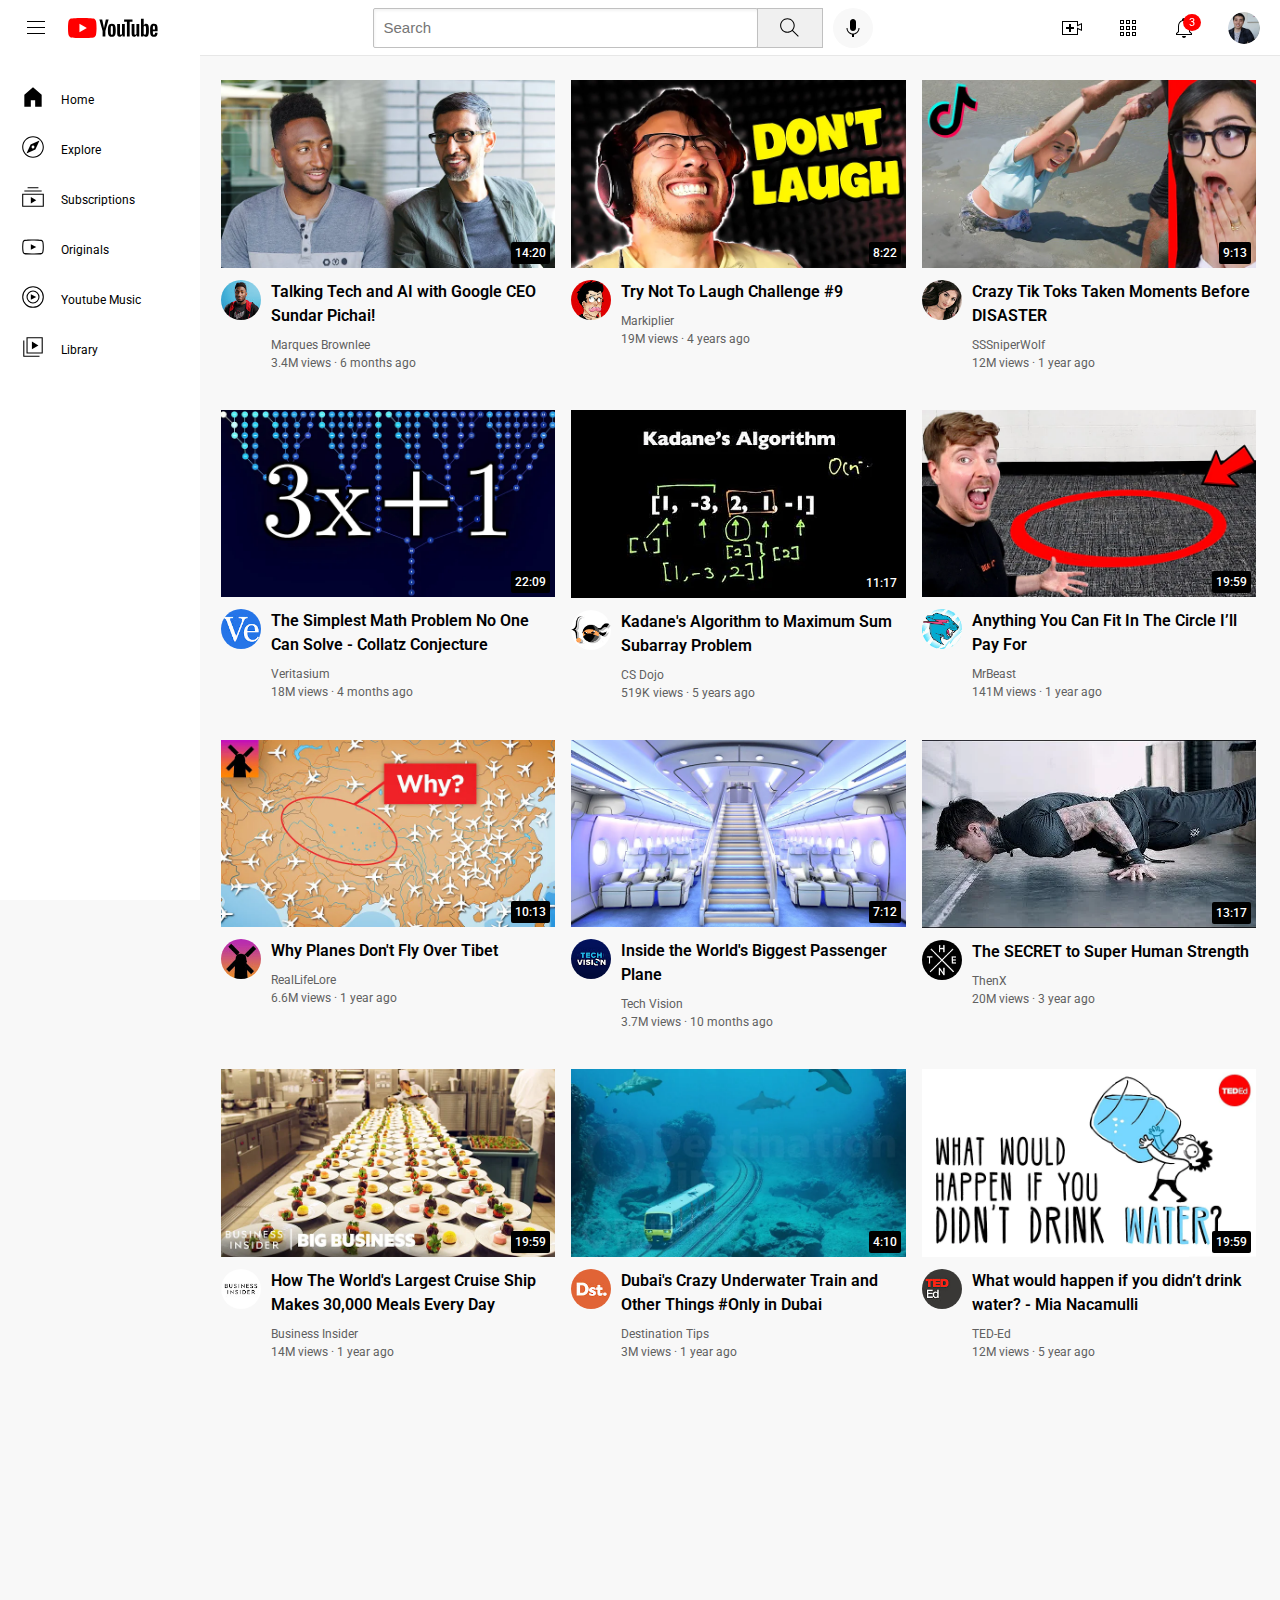
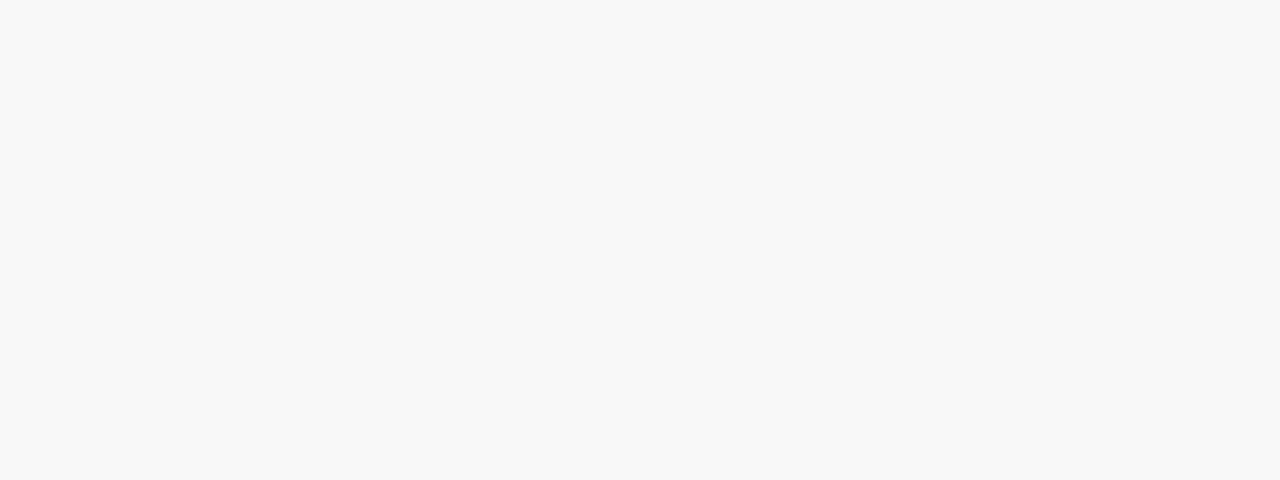
<file: index.html>
<!DOCTYPE html>
<html lang="en">

<head>
    <meta charset="UTF-8">
    <meta name="viewport" content="width=device-width, initial-scale=1.0">
    <link rel="preconnect" href="https://fonts.googleapis.com">
    <link rel="preconnect" href="https://fonts.gstatic.com" crossorigin>
    <link href="https://fonts.googleapis.com/css2?family=Roboto:wght@400;700&display=swap" rel="stylesheet">
    <title>Youtube.com Clone</title>
    <link rel="stylesheet" href="styles/general.css">
    <link rel="stylesheet" href="styles/header.css">
    <link rel="stylesheet" href="styles/video.css">
    <link rel="stylesheet" href="styles/sidebar.css">

</head>

<body>
    <header class="header">
        <div class="left-section">
            <img class="hamburger-menu" src="icons/hamburger-menu.svg" alt="">
            <img class="youtube-logo" src="icons/youtube-logo.svg" alt="">
        </div>
        <div class="middle-section"><input class="search-bar" type="text" placeholder="Search">
            <button class="search-button"><img class="search-icon" src="icons/search.svg" alt="">
                <div class="tooltip">Search</div>
            </button>
            <button class="voice-search-button"><img class="voice-search-icon" src="icons/voice-search-icon.svg" alt="">
                <div class="tooltip">Search with your voice</div>
            </button>
        </div>
        <div class="right-section">
            <div class="upload-icon-container">
                <img class="upload-icon" src="icons/upload.svg">
                <div class="tooltip">Create</div>
            </div>
            <div class="youtube-apps-container">
                <img class="youtube-apps-icon" src="icons/youtube-apps.svg" alt="">
                <div class="tooltip">YouTube Apps</div>
            </div>
            <div class="notifications-icon-container">
                <img class="notifications-icon" src="icons/notifications.svg" alt="">
                <div class="notifications-count">3</div>
                <div class="tooltip">Notifications</div>
            </div>
            <img class="current-user-picture" src="channel-pictures/my-channel.jpeg" alt="">
        </div>

    </header>

    <nav class="sidebar">
        <div class="sidebar-link">
            <div class="img-container">
                <img src="icons/home.svg" alt="">
            </div>
            <div>Home</div>
        </div>
        <div class="sidebar-link">
            <div class="img-container">
                <img src="icons/explore.svg" alt="">
            </div>
            <div>Explore</div>
        </div>
        <div class="sidebar-link">
            <div class="img-container">
                <img src="icons/subscriptions.svg" alt="">
            </div>
            <div>Subscriptions</div>
        </div>
        <div class="sidebar-link">
            <div class="img-container">
                <img src="icons/originals.svg" alt="">
            </div>
            <div>Originals</div>
        </div>
        <div class="sidebar-link">
            <div class="img-container">
                <img src="icons/youtube-music.svg" alt="">
            </div>
            <div>Youtube Music</div>
        </div>
        <div class="sidebar-link">
            <div class="img-container">
                <img src="icons/library.svg" alt="">
            </div>
            <div>Library</div>
        </div>
    </nav>

    <main>
        <section class="video-grid">
            <div class="video-preview">
                <div class="thumbnail-row">
                    <a href="https://www.youtube.com/watch?v=n2RNcPRtAiY&ab_channel=MarquesBrownlee"><img
                            class="thumbnail" src="thumbnails/thumbnail-1.webp" alt=""></a>
                    <div class="video-time">14:20</div>
                </div>
                <div class="video-info-grid">


                    <div class="channel-picture">
                        <div class="container-for-img">
                            <a href="https://www.youtube.com/@mkbhd"><img class="profile-picture"
                                    src="channel-pictures/channel-1.jpeg" alt=""></a>
                            <div class="parent-hover-card">
                                <div class="hover-card">
                                    <div class="pic"><img src="channel-pictures/channel-1.jpeg" alt=""></div>
                                    <div class="text-part">
                                        <div class="channel-name">Marquees Brownlee</div>
                                        <div class="subs-count">50M Subscriber</div>
                                    </div>
                                </div>
                            </div>
                        </div>
                    </div>

                    <div class="video-info">
                        <a href="https://www.youtube.com/watch?v=n2RNcPRtAiY&ab_channel=MarquesBrownlee">
                            <p class="video-title">
                                Talking Tech and AI with Google CEO Sundar Pichai!
                            </p>
                        </a>
                        <p class="video-author">
                            Marques Brownlee
                        </p>
                        <p class="video-stats">
                            3.4M views · 6 months ago
                        </p>
                    </div>
                </div>


            </div>

            <div class="video-preview">
                <div class="thumbnail-row">
                    <a href="https://www.youtube.com/watch?v=mP0RAo9SKZk&ab_channel=Markiplier">
                        <img class="thumbnail" src="thumbnails/thumbnail-2.webp" alt="">
                    </a>
                    <div class="video-time">8:22</div>
                </div>
                <div class="video-info-grid">
                    <div class="channel-picture">
                        <div class="container-for-img">
                            <a href="https://www.youtube.com/@Markiplier"><img class="profile-picture"
                                    src="channel-pictures/channel-2.jpeg" alt=""></a>
                            <div class="parent-hover-card">
                                <div class="hover-card">
                                    <div class="pic"><img src="channel-pictures/channel-2.jpeg" alt=""></div>
                                    <div class="text-part">
                                        <div class="channel-name">Markiplier</div>
                                        <div class="subs-count">39M Subscriber</div>
                                    </div>
                                </div>
                            </div>
                        </div>
                    </div>
                    <div class="video-info">
                        <a href="https://www.youtube.com/watch?v=mP0RAo9SKZk&ab_channel=Markiplier">
                            <p class="video-title">
                                Try Not To Laugh Challenge #9
                            </p>
                        </a>
                        <p class="video-author">
                            Markiplier
                        </p>
                        <p class="video-stats">
                            19M views · 4 years ago
                        </p>
                    </div>
                </div>


            </div>

            <div class="video-preview">
                <div class="thumbnail-row">
                    <a href="https://www.youtube.com/watch?v=FgjPQQeTh1w">
                        <img class="thumbnail" src="thumbnails/thumbnail-3.webp" alt="">
                    </a>
                    <div class="video-time">9:13</div>
                </div>
                <div class="video-info-grid">
                    <div class="channel-picture">
                        <div class="container-for-img">
                            <a href="https://www.youtube.com/@SSSniperWolf"><img class="profile-picture"
                                    src="channel-pictures/channel-3.jpeg" alt=""></a>
                            <div class="parent-hover-card">
                                <div class="hover-card">
                                    <div class="pic"><img src="channel-pictures/channel-3.jpeg" alt=""></div>
                                    <div class="text-part">
                                        <div class="channel-name">SSSniperWolf</div>
                                        <div class="subs-count">46M Subscriber</div>
                                    </div>
                                </div>
                            </div>
                        </div>
                    </div>
                    <div class="video-info">
                        <a href="https://www.youtube.com/watch?v=FgjPQQeTh1w">
                            <p class="video-title">
                                Crazy Tik Toks Taken Moments Before DISASTER
                            </p>
                        </a>
                        <p class="video-author">
                            SSSniperWolf
                        </p>
                        <p class="video-stats">
                            12M views · 1 year ago
                        </p>
                    </div>
                </div>


            </div>

            <div class="video-preview">
                <div class="thumbnail-row">
                    <a href="https://www.youtube.com/watch?v=094y1Z2wpJg">
                        <img class="thumbnail" src="thumbnails/thumbnail-4.webp" alt="">
                    </a>
                    <div class="video-time">22:09</div>
                </div>
                <div class="video-info-grid">
                    <div class="channel-picture">
                        <div class="container-for-img">
                            <a href="https://www.youtube.com/@Veritasium"><img class="profile-picture"
                                    src="channel-pictures/channel-4.jpeg" alt=""></a>
                            <div class="parent-hover-card">
                                <div class="hover-card">
                                    <div class="pic"><img src="channel-pictures/channel-4.jpeg" alt=""></div>
                                    <div class="text-part">
                                        <div class="channel-name">Veritasium</div>
                                        <div class="subs-count">25M Subscriber</div>
                                    </div>
                                </div>
                            </div>
                        </div>
                    </div>
                    <div class="video-info">
                        <a href="https://www.youtube.com/watch?v=094y1Z2wpJg">
                            <p class="video-title">
                                The Simplest Math Problem No One Can Solve - Collatz Conjecture
                            </p>
                        </a>
                        <p class="video-author">
                            Veritasium
                        </p>
                        <p class="video-stats">
                            18M views · 4 months ago
                        </p>
                    </div>
                </div>


            </div>

            <div class="video-preview">
                <div class="thumbnail-row">
                    <a href="https://www.youtube.com/watch?v=86CQq3pKSUw">
                        <img class="thumbnail" src="thumbnails/thumbnail-5.webp" alt="">
                    </a>
                    <div class="video-time">11:17</div>
                </div>
                <div class="video-info-grid">
                    <div class="channel-picture">
                        <div class="container-for-img">
                            <a href="https://www.youtube.com/@csdojo"><img class="profile-picture"
                                    src="channel-pictures/channel-5.jpeg" alt=""></a>
                            <div class="parent-hover-card">
                                <div class="hover-card">
                                    <div class="pic"><img src="channel-pictures/channel-5.jpeg" alt=""></div>
                                    <div class="text-part">
                                        <div class="channel-name">CS Dojo</div>
                                        <div class="subs-count">10M Subscriber</div>
                                    </div>
                                </div>
                            </div>
                        </div>
                    </div>
                    <div class="video-info">
                        <a href="https://www.youtube.com/watch?v=86CQq3pKSUw">
                            <p class="video-title">
                                Kadane's Algorithm to Maximum Sum Subarray Problem
                            </p>
                        </a>
                        <p class="video-author">
                            CS Dojo
                        </p>
                        <p class="video-stats">
                            519K views · 5 years ago
                        </p>
                    </div>
                </div>


            </div>

            <div class="video-preview">
                <div class="thumbnail-row">
                    <a href="https://www.youtube.com/watch?v=yXWw0_UfSFg">
                        <img class="thumbnail" src="thumbnails/thumbnail-6.webp" alt="">
                    </a>
                    <div class="video-time">19:59</div>
                </div>
                <div class="video-info-grid">
                    <div class="channel-picture">
                        <div class="container-for-img">
                            <a href="https://www.youtube.com/@MrBeast"><img class="profile-picture"
                                    src="channel-pictures/channel-6.jpeg" alt=""></a>
                            <div class="parent-hover-card">
                                <div class="hover-card">
                                    <div class="pic"><img src="channel-pictures/channel-6.jpeg" alt=""></div>
                                    <div class="text-part">
                                        <div class="channel-name">MrBeast</div>
                                        <div class="subs-count">150M Subscriber</div>
                                    </div>
                                </div>
                            </div>
                        </div>
                    </div>
                    <div class="video-info">
                        <a href="https://www.youtube.com/watch?v=yXWw0_UfSFg">
                            <p class="video-title">

                                Anything You Can Fit In The Circle I’ll Pay For
                            </p>
                        </a>
                        <p class="video-author">
                            MrBeast
                        </p>
                        <p class="video-stats">
                            141M views · 1 year ago
                        </p>
                    </div>
                </div>
            </div>


            <div class="video-preview">
                <div class="thumbnail-row">
                    <a href="https://www.youtube.com/watch?v=fNVa1qMbF9Y">
                        <img class="thumbnail" src="thumbnails/thumbnail-7.webp" alt="">
                    </a>
                    <div class="video-time">10:13</div>
                </div>
                <div class="video-info-grid">
                    <div class="channel-picture">
                        <div class="container-for-img">
                            <a href="https://www.youtube.com/@reallifelore"><img class="profile-picture"
                                    src="channel-pictures/channel-7.jpeg" alt=""></a>
                            <div class="parent-hover-card">
                                <div class="hover-card">
                                    <div class="pic"><img src="channel-pictures/channel-7.jpeg" alt=""></div>
                                    <div class="text-part">
                                        <div class="channel-name">RealLifeLore</div>
                                        <div class="subs-count">18M Subscriber</div>
                                    </div>
                                </div>
                            </div>
                        </div>
                    </div>
                    <div class="video-info">
                        <a href="https://www.youtube.com/watch?v=fNVa1qMbF9Y">
                            <p class="video-title">

                                Why Planes Don't Fly Over Tibet
                            </p>
                        </a>
                        <p class="video-author">
                            RealLifeLore
                        </p>
                        <p class="video-stats">
                            6.6M views · 1 year ago
                        </p>
                    </div>
                </div>
            </div>

            <div class="video-preview">
                <div class="thumbnail-row">
                    <a href="https://www.youtube.com/watch?v=lFm4EM1juls">
                        <img class="thumbnail" src="thumbnails/thumbnail-8.webp" alt="">
                    </a>
                    <div class="video-time">7:12</div>
                </div>
                <div class="video-info-grid">
                    <div class="channel-picture">
                        <div class="container-for-img">
                            <a href="https://www.youtube.com/@techvision"><img class="profile-picture"
                                    src="channel-pictures/channel-8.jpeg" alt=""></a>
                            <div class="parent-hover-card">
                                <div class="hover-card">
                                    <div class="pic"><img src="channel-pictures/channel-8.jpeg" alt=""></div>
                                    <div class="text-part">
                                        <div class="channel-name">Tech Vision</div>
                                        <div class="subs-count">24M Subscriber</div>
                                    </div>
                                </div>
                            </div>
                        </div>
                    </div>
                    <div class="video-info">
                        <a href="https://www.youtube.com/watch?v=lFm4EM1juls">
                            <p class="video-title">

                                Inside the World's Biggest Passenger Plane
                            </p>
                        </a>
                        <p class="video-author">
                            Tech Vision
                        </p>
                        <p class="video-stats">
                            3.7M views · 10 months ago
                        </p>
                    </div>
                </div>
            </div>

            <div class="video-preview">
                <div class="thumbnail-row">
                    <a href="https://www.youtube.com/watch?v=ixmxOlcrlUc">
                        <img class="thumbnail" src="thumbnails/thumbnail-9.webp" alt="">
                    </a>
                    <div class="video-time">13:17</div>
                </div>
                <div class="video-info-grid">
                    <div class="channel-picture">
                        <div class="container-for-img">
                            <a href="https://www.youtube.com/@ThenX"><img class="profile-picture"
                                    src="channel-pictures/channel-9.jpeg" alt=""></a>
                            <div class="parent-hover-card">
                                <div class="hover-card">
                                    <div class="pic"><img src="channel-pictures/channel-9.jpeg" alt=""></div>
                                    <div class="text-part">
                                        <div class="channel-name">ThenX</div>
                                        <div class="subs-count">30M Subscriber</div>
                                    </div>
                                </div>
                            </div>
                        </div>
                    </div>
                    <div class="video-info">
                        <a href="https://www.youtube.com/watch?v=ixmxOlcrlUc">
                            <p class="video-title">

                                The SECRET to Super Human Strength
                            </p>
                        </a>
                        <p class="video-author">
                            ThenX
                        </p>
                        <p class="video-stats">
                            20M views · 3 year ago
                        </p>
                    </div>
                </div>
            </div>

            <div class="video-preview">
                <div class="thumbnail-row">
                    <a href="https://www.youtube.com/watch?v=R2vXbFp5C9o">
                        <img class="thumbnail" src="thumbnails/thumbnail-10.webp" alt="">
                    </a>
                    <div class="video-time">19:59</div>
                </div>
                <div class="video-info-grid">
                    <div class="channel-picture">
                        <div class="container-for-img">
                            <a href="https://www.youtube.com/@BusinessInsider"><img class="profile-picture"
                                    src="channel-pictures/channel-10.jpeg" alt=""></a>
                            <div class="parent-hover-card">
                                <div class="hover-card">
                                    <div class="pic"><img src="channel-pictures/channel-10.jpeg" alt=""></div>
                                    <div class="text-part">
                                        <div class="channel-name">Business Insider</div>
                                        <div class="subs-count">30M Subscriber</div>
                                    </div>
                                </div>
                            </div>
                        </div>
                    </div>
                    <div class="video-info">
                        <a href="https://www.youtube.com/watch?v=R2vXbFp5C9o">
                            <p class="video-title">


                                How The World's Largest Cruise Ship Makes 30,000 Meals Every Day
                            </p>
                        </a>
                        <p class="video-author">
                            Business Insider
                        </p>
                        <p class="video-stats">
                            14M views · 1 year ago
                        </p>
                    </div>
                </div>
            </div>

            <div class="video-preview">
                <div class="thumbnail-row">
                    <a href="https://www.youtube.com/watch?v=0nZuYyXET3s">
                        <img class="thumbnail" src="thumbnails/thumbnail-11.webp" alt="">
                    </a>
                    <div class="video-time">4:10</div>
                </div>
                <div class="video-info-grid">
                    <div class="channel-picture">
                        <div class="container-for-img">
                            <a href="https://www.youtube.com/@DestinationTips"><img class="profile-picture"
                                    src="channel-pictures/channel-11.jpeg" alt=""></a>
                            <div class="parent-hover-card">
                                <div class="hover-card">
                                    <div class="pic"><img src="channel-pictures/channel-11.jpeg" alt=""></div>
                                    <div class="text-part">
                                        <div class="channel-name">Destination Tips</div>
                                        <div class="subs-count">60M Subscriber</div>
                                    </div>
                                </div>
                            </div>
                        </div>
                    </div>
                    <div class="video-info">
                        <a href="https://www.youtube.com/watch?v=0nZuYyXET3s">
                            <p class="video-title">

                                Dubai's Crazy Underwater Train and Other Things #Only in Dubai
                            </p>
                        </a>
                        <p class="video-author">
                            Destination Tips
                        </p>
                        <p class="video-stats">
                            3M views · 1 year ago
                        </p>
                    </div>
                </div>
            </div>

            <div class="video-preview">
                <div class="thumbnail-row">
                    <a href="https://www.youtube.com/watch?v=9iMGFqMmUFs">
                        <img class="thumbnail" src="thumbnails/thumbnail-12.webp" alt="">
                    </a>
                    <div class="video-time">19:59</div>
                </div>
                <div class="video-info-grid">
                    <div class="channel-picture">
                        <div class="container-for-img">
                            <a href="https://www.youtube.com/@MrBeast"><img class="profile-picture"
                                    src="channel-pictures/channel-12.jpeg" alt=""></a>
                            <div class="parent-hover-card">
                                <div class="hover-card">
                                    <div class="pic"><img src="channel-pictures/channel-12.jpeg" alt=""></div>
                                    <div class="text-part">
                                        <div class="channel-name">TED-Ed</div>
                                        <div class="subs-count">78M Subscriber</div>
                                    </div>
                                </div>
                            </div>
                        </div>
                    </div>
                    <div class="video-info">
                        <a href="https://www.youtube.com/watch?v=9iMGFqMmUFs">
                            <p class="video-title">


                                What would happen if you didn’t drink water? - Mia Nacamulli
                            </p>
                        </a>
                        <p class="video-author">
                            TED-Ed
                        </p>
                        <p class="video-stats">
                            12M views · 5 year ago
                        </p>
                    </div>
                </div>
            </div>


        </section>
    </main>

</body>

</html>
</file>
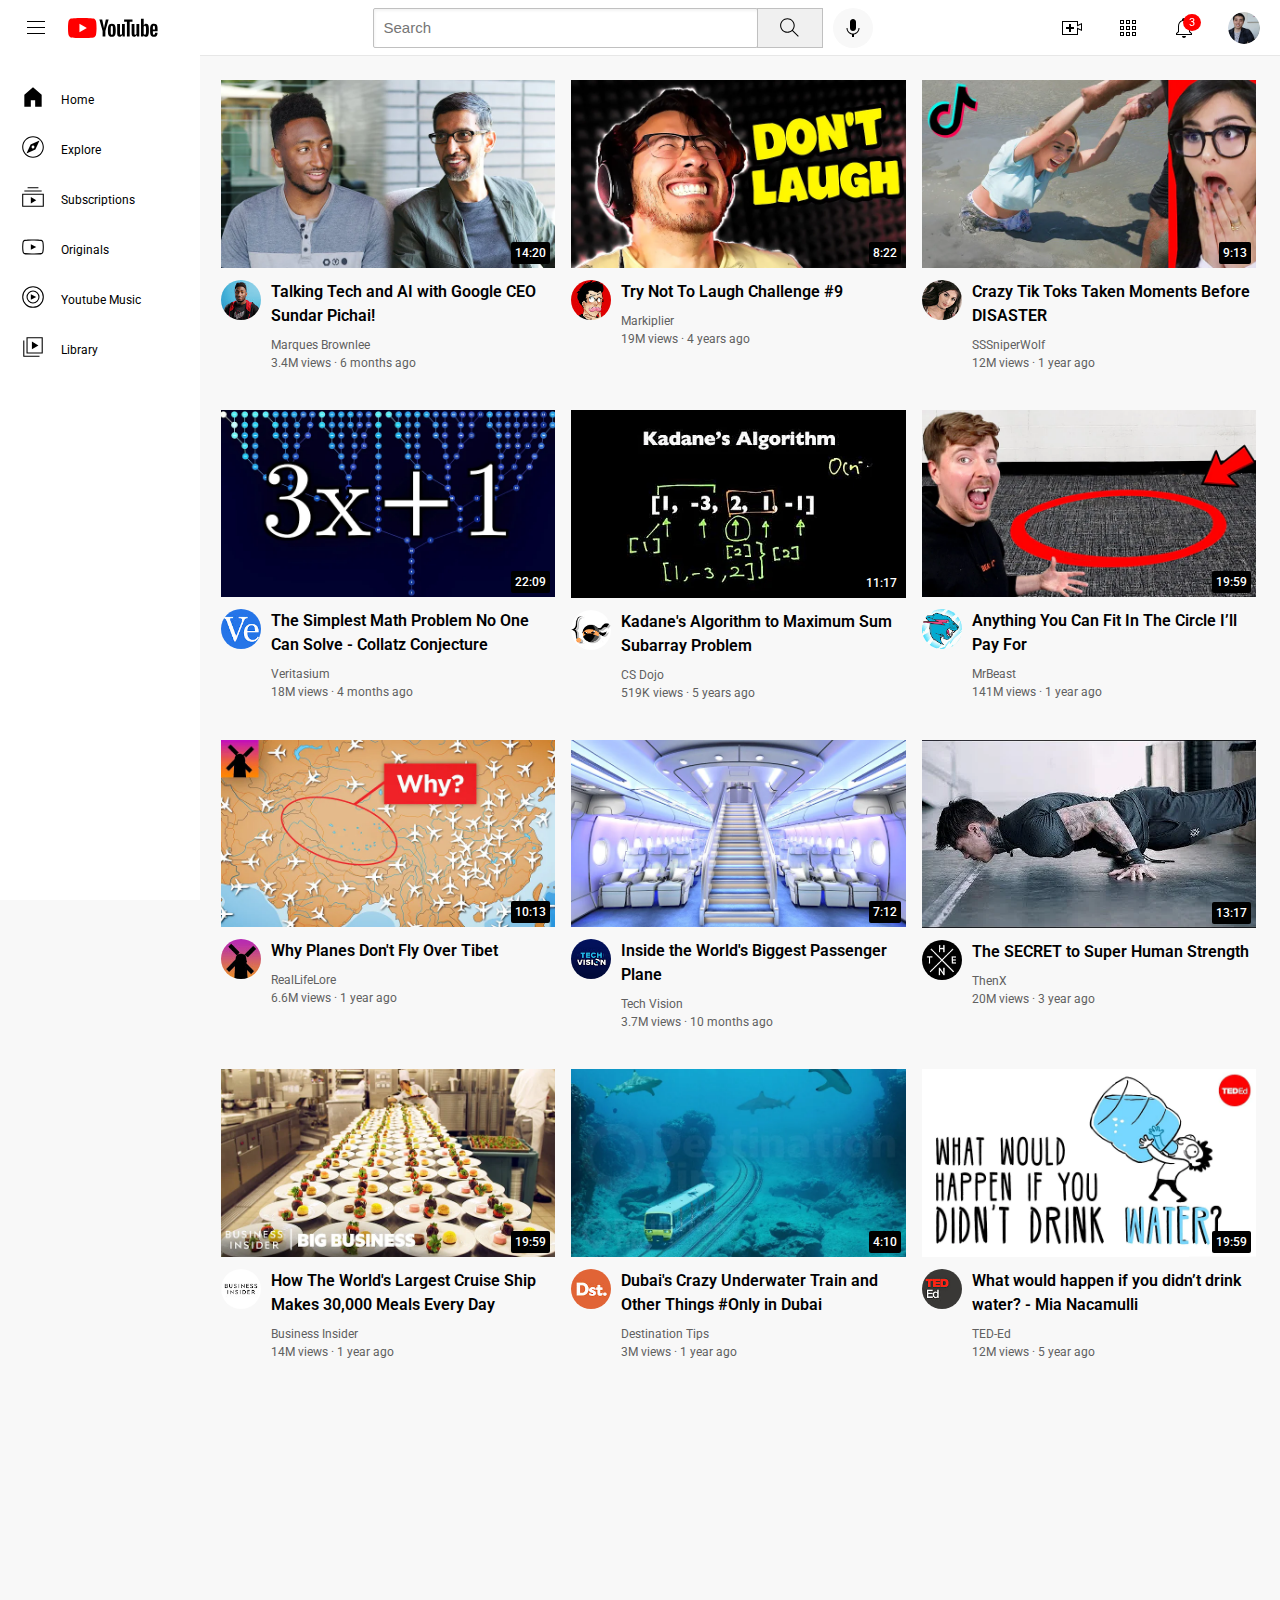
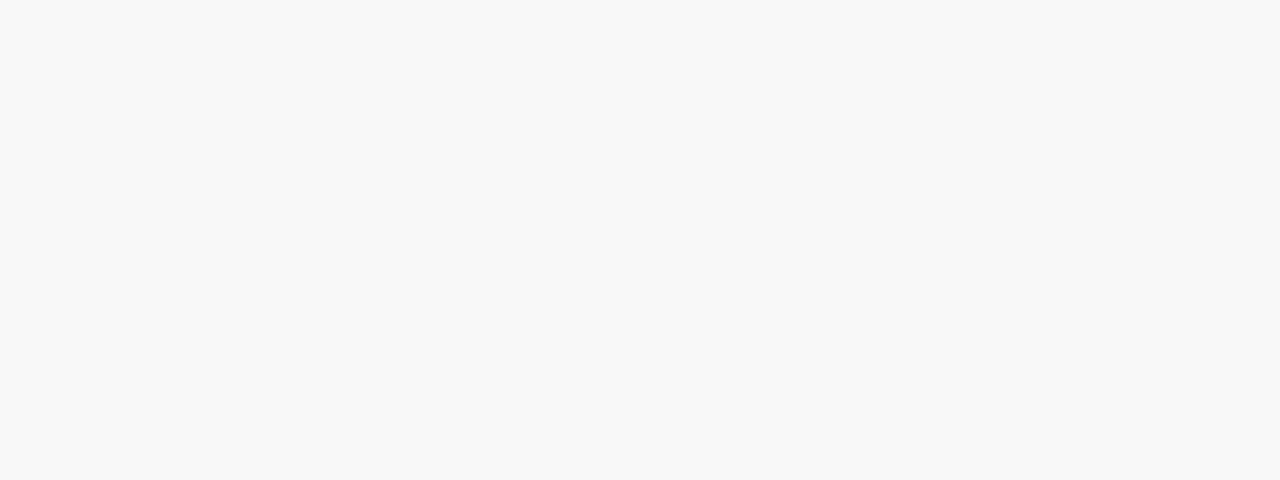
<file: youtube.html>
<!DOCTYPE html>
<html lang="en">

<head>
    <meta charset="UTF-8">
    <meta name="viewport" content="width=device-width, initial-scale=1.0">
    <link rel="preconnect" href="https://fonts.googleapis.com">
    <link rel="preconnect" href="https://fonts.gstatic.com" crossorigin>
    <link href="https://fonts.googleapis.com/css2?family=Roboto:wght@400;700&display=swap" rel="stylesheet">
    <title>Youtube.com Clone</title>
    <link rel="stylesheet" href="styles/general.css">
    <link rel="stylesheet" href="styles/header.css">
    <link rel="stylesheet" href="styles/video.css">
    <link rel="stylesheet" href="styles/sidebar.css">

</head>

<body>
    <header class="header">
        <div class="left-section">
            <img class="hamburger-menu" src="icons/hamburger-menu.svg" alt="">
            <img class="youtube-logo" src="icons/youtube-logo.svg" alt="">
        </div>
        <div class="middle-section"><input class="search-bar" type="text" placeholder="Search">
            <button class="search-button"><img class="search-icon" src="icons/search.svg" alt="">
                <div class="tooltip">Search</div>
            </button>
            <button class="voice-search-button"><img class="voice-search-icon" src="icons/voice-search-icon.svg" alt="">
                <div class="tooltip">Search with your voice</div>
            </button>
        </div>
        <div class="right-section">
            <div class="upload-icon-container">
                <img class="upload-icon" src="icons/upload.svg">
                <div class="tooltip">Create</div>
            </div>
            <div class="youtube-apps-container">
                <img class="youtube-apps-icon" src="icons/youtube-apps.svg" alt="">
                <div class="tooltip">YouTube Apps</div>
            </div>
            <div class="notifications-icon-container">
                <img class="notifications-icon" src="icons/notifications.svg" alt="">
                <div class="notifications-count">3</div>
                <div class="tooltip">Notifications</div>
            </div>
            <img class="current-user-picture" src="channel-pictures/my-channel.jpeg" alt="">
        </div>

    </header>

    <nav class="sidebar">
        <div class="sidebar-link">
            <div class="img-container">
                <img src="icons/home.svg" alt="">
            </div>
            <div>Home</div>
        </div>
        <div class="sidebar-link">
            <div class="img-container">
                <img src="icons/explore.svg" alt="">
            </div>
            <div>Explore</div>
        </div>
        <div class="sidebar-link">
            <div class="img-container">
                <img src="icons/subscriptions.svg" alt="">
            </div>
            <div>Subscriptions</div>
        </div>
        <div class="sidebar-link">
            <div class="img-container">
                <img src="icons/originals.svg" alt="">
            </div>
            <div>Originals</div>
        </div>
        <div class="sidebar-link">
            <div class="img-container">
                <img src="icons/youtube-music.svg" alt="">
            </div>
            <div>Youtube Music</div>
        </div>
        <div class="sidebar-link">
            <div class="img-container">
                <img src="icons/library.svg" alt="">
            </div>
            <div>Library</div>
        </div>
    </nav>

    <main>
        <section class="video-grid">
            <div class="video-preview">
                <div class="thumbnail-row">
                    <a href="https://www.youtube.com/watch?v=n2RNcPRtAiY&ab_channel=MarquesBrownlee"><img
                            class="thumbnail" src="thumbnails/thumbnail-1.webp" alt=""></a>
                    <div class="video-time">14:20</div>
                </div>
                <div class="video-info-grid">


                    <div class="channel-picture">
                        <div class="container-for-img">
                            <a href="https://www.youtube.com/@mkbhd"><img class="profile-picture"
                                    src="channel-pictures/channel-1.jpeg" alt=""></a>
                            <div class="parent-hover-card">
                                <div class="hover-card">
                                    <div class="pic"><img src="channel-pictures/channel-1.jpeg" alt=""></div>
                                    <div class="text-part">
                                        <div class="channel-name">Marquees Brownlee</div>
                                        <div class="subs-count">50M Subscriber</div>
                                    </div>
                                </div>
                            </div>
                        </div>
                    </div>

                    <div class="video-info">
                        <a href="https://www.youtube.com/watch?v=n2RNcPRtAiY&ab_channel=MarquesBrownlee">
                            <p class="video-title">
                                Talking Tech and AI with Google CEO Sundar Pichai!
                            </p>
                        </a>
                        <p class="video-author">
                            Marques Brownlee
                        </p>
                        <p class="video-stats">
                            3.4M views · 6 months ago
                        </p>
                    </div>
                </div>


            </div>

            <div class="video-preview">
                <div class="thumbnail-row">
                    <a href="https://www.youtube.com/watch?v=mP0RAo9SKZk&ab_channel=Markiplier">
                        <img class="thumbnail" src="thumbnails/thumbnail-2.webp" alt="">
                    </a>
                    <div class="video-time">8:22</div>
                </div>
                <div class="video-info-grid">
                    <div class="channel-picture">
                        <div class="container-for-img">
                            <a href="https://www.youtube.com/@Markiplier"><img class="profile-picture"
                                    src="channel-pictures/channel-2.jpeg" alt=""></a>
                            <div class="parent-hover-card">
                                <div class="hover-card">
                                    <div class="pic"><img src="channel-pictures/channel-2.jpeg" alt=""></div>
                                    <div class="text-part">
                                        <div class="channel-name">Markiplier</div>
                                        <div class="subs-count">39M Subscriber</div>
                                    </div>
                                </div>
                            </div>
                        </div>
                    </div>
                    <div class="video-info">
                        <a href="https://www.youtube.com/watch?v=mP0RAo9SKZk&ab_channel=Markiplier">
                            <p class="video-title">
                                Try Not To Laugh Challenge #9
                            </p>
                        </a>
                        <p class="video-author">
                            Markiplier
                        </p>
                        <p class="video-stats">
                            19M views · 4 years ago
                        </p>
                    </div>
                </div>


            </div>

            <div class="video-preview">
                <div class="thumbnail-row">
                    <a href="https://www.youtube.com/watch?v=FgjPQQeTh1w">
                        <img class="thumbnail" src="thumbnails/thumbnail-3.webp" alt="">
                    </a>
                    <div class="video-time">9:13</div>
                </div>
                <div class="video-info-grid">
                    <div class="channel-picture">
                        <div class="container-for-img">
                            <a href="https://www.youtube.com/@SSSniperWolf"><img class="profile-picture"
                                    src="channel-pictures/channel-3.jpeg" alt=""></a>
                            <div class="parent-hover-card">
                                <div class="hover-card">
                                    <div class="pic"><img src="channel-pictures/channel-3.jpeg" alt=""></div>
                                    <div class="text-part">
                                        <div class="channel-name">SSSniperWolf</div>
                                        <div class="subs-count">46M Subscriber</div>
                                    </div>
                                </div>
                            </div>
                        </div>
                    </div>
                    <div class="video-info">
                        <a href="https://www.youtube.com/watch?v=FgjPQQeTh1w">
                            <p class="video-title">
                                Crazy Tik Toks Taken Moments Before DISASTER
                            </p>
                        </a>
                        <p class="video-author">
                            SSSniperWolf
                        </p>
                        <p class="video-stats">
                            12M views · 1 year ago
                        </p>
                    </div>
                </div>


            </div>

            <div class="video-preview">
                <div class="thumbnail-row">
                    <a href="https://www.youtube.com/watch?v=094y1Z2wpJg">
                        <img class="thumbnail" src="thumbnails/thumbnail-4.webp" alt="">
                    </a>
                    <div class="video-time">22:09</div>
                </div>
                <div class="video-info-grid">
                    <div class="channel-picture">
                        <div class="container-for-img">
                            <a href="https://www.youtube.com/@Veritasium"><img class="profile-picture"
                                    src="channel-pictures/channel-4.jpeg" alt=""></a>
                            <div class="parent-hover-card">
                                <div class="hover-card">
                                    <div class="pic"><img src="channel-pictures/channel-4.jpeg" alt=""></div>
                                    <div class="text-part">
                                        <div class="channel-name">Veritasium</div>
                                        <div class="subs-count">25M Subscriber</div>
                                    </div>
                                </div>
                            </div>
                        </div>
                    </div>
                    <div class="video-info">
                        <a href="https://www.youtube.com/watch?v=094y1Z2wpJg">
                            <p class="video-title">
                                The Simplest Math Problem No One Can Solve - Collatz Conjecture
                            </p>
                        </a>
                        <p class="video-author">
                            Veritasium
                        </p>
                        <p class="video-stats">
                            18M views · 4 months ago
                        </p>
                    </div>
                </div>


            </div>

            <div class="video-preview">
                <div class="thumbnail-row">
                    <a href="https://www.youtube.com/watch?v=86CQq3pKSUw">
                        <img class="thumbnail" src="thumbnails/thumbnail-5.webp" alt="">
                    </a>
                    <div class="video-time">11:17</div>
                </div>
                <div class="video-info-grid">
                    <div class="channel-picture">
                        <div class="container-for-img">
                            <a href="https://www.youtube.com/@csdojo"><img class="profile-picture"
                                    src="channel-pictures/channel-5.jpeg" alt=""></a>
                            <div class="parent-hover-card">
                                <div class="hover-card">
                                    <div class="pic"><img src="channel-pictures/channel-5.jpeg" alt=""></div>
                                    <div class="text-part">
                                        <div class="channel-name">CS Dojo</div>
                                        <div class="subs-count">10M Subscriber</div>
                                    </div>
                                </div>
                            </div>
                        </div>
                    </div>
                    <div class="video-info">
                        <a href="https://www.youtube.com/watch?v=86CQq3pKSUw">
                            <p class="video-title">
                                Kadane's Algorithm to Maximum Sum Subarray Problem
                            </p>
                        </a>
                        <p class="video-author">
                            CS Dojo
                        </p>
                        <p class="video-stats">
                            519K views · 5 years ago
                        </p>
                    </div>
                </div>


            </div>

            <div class="video-preview">
                <div class="thumbnail-row">
                    <a href="https://www.youtube.com/watch?v=yXWw0_UfSFg">
                        <img class="thumbnail" src="thumbnails/thumbnail-6.webp" alt="">
                    </a>
                    <div class="video-time">19:59</div>
                </div>
                <div class="video-info-grid">
                    <div class="channel-picture">
                        <div class="container-for-img">
                            <a href="https://www.youtube.com/@MrBeast"><img class="profile-picture"
                                    src="channel-pictures/channel-6.jpeg" alt=""></a>
                            <div class="parent-hover-card">
                                <div class="hover-card">
                                    <div class="pic"><img src="channel-pictures/channel-6.jpeg" alt=""></div>
                                    <div class="text-part">
                                        <div class="channel-name">MrBeast</div>
                                        <div class="subs-count">150M Subscriber</div>
                                    </div>
                                </div>
                            </div>
                        </div>
                    </div>
                    <div class="video-info">
                        <a href="https://www.youtube.com/watch?v=yXWw0_UfSFg">
                            <p class="video-title">

                                Anything You Can Fit In The Circle I’ll Pay For
                            </p>
                        </a>
                        <p class="video-author">
                            MrBeast
                        </p>
                        <p class="video-stats">
                            141M views · 1 year ago
                        </p>
                    </div>
                </div>
            </div>


            <div class="video-preview">
                <div class="thumbnail-row">
                    <a href="https://www.youtube.com/watch?v=fNVa1qMbF9Y">
                        <img class="thumbnail" src="thumbnails/thumbnail-7.webp" alt="">
                    </a>
                    <div class="video-time">10:13</div>
                </div>
                <div class="video-info-grid">
                    <div class="channel-picture">
                        <div class="container-for-img">
                            <a href="https://www.youtube.com/@reallifelore"><img class="profile-picture"
                                    src="channel-pictures/channel-7.jpeg" alt=""></a>
                            <div class="parent-hover-card">
                                <div class="hover-card">
                                    <div class="pic"><img src="channel-pictures/channel-7.jpeg" alt=""></div>
                                    <div class="text-part">
                                        <div class="channel-name">RealLifeLore</div>
                                        <div class="subs-count">18M Subscriber</div>
                                    </div>
                                </div>
                            </div>
                        </div>
                    </div>
                    <div class="video-info">
                        <a href="https://www.youtube.com/watch?v=fNVa1qMbF9Y">
                            <p class="video-title">

                                Why Planes Don't Fly Over Tibet
                            </p>
                        </a>
                        <p class="video-author">
                            RealLifeLore
                        </p>
                        <p class="video-stats">
                            6.6M views · 1 year ago
                        </p>
                    </div>
                </div>
            </div>

            <div class="video-preview">
                <div class="thumbnail-row">
                    <a href="https://www.youtube.com/watch?v=lFm4EM1juls">
                        <img class="thumbnail" src="thumbnails/thumbnail-8.webp" alt="">
                    </a>
                    <div class="video-time">7:12</div>
                </div>
                <div class="video-info-grid">
                    <div class="channel-picture">
                        <div class="container-for-img">
                            <a href="https://www.youtube.com/@techvision"><img class="profile-picture"
                                    src="channel-pictures/channel-8.jpeg" alt=""></a>
                            <div class="parent-hover-card">
                                <div class="hover-card">
                                    <div class="pic"><img src="channel-pictures/channel-8.jpeg" alt=""></div>
                                    <div class="text-part">
                                        <div class="channel-name">Tech Vision</div>
                                        <div class="subs-count">24M Subscriber</div>
                                    </div>
                                </div>
                            </div>
                        </div>
                    </div>
                    <div class="video-info">
                        <a href="https://www.youtube.com/watch?v=lFm4EM1juls">
                            <p class="video-title">

                                Inside the World's Biggest Passenger Plane
                            </p>
                        </a>
                        <p class="video-author">
                            Tech Vision
                        </p>
                        <p class="video-stats">
                            3.7M views · 10 months ago
                        </p>
                    </div>
                </div>
            </div>

            <div class="video-preview">
                <div class="thumbnail-row">
                    <a href="https://www.youtube.com/watch?v=ixmxOlcrlUc">
                        <img class="thumbnail" src="thumbnails/thumbnail-9.webp" alt="">
                    </a>
                    <div class="video-time">13:17</div>
                </div>
                <div class="video-info-grid">
                    <div class="channel-picture">
                        <div class="container-for-img">
                            <a href="https://www.youtube.com/@ThenX"><img class="profile-picture"
                                    src="channel-pictures/channel-9.jpeg" alt=""></a>
                            <div class="parent-hover-card">
                                <div class="hover-card">
                                    <div class="pic"><img src="channel-pictures/channel-9.jpeg" alt=""></div>
                                    <div class="text-part">
                                        <div class="channel-name">ThenX</div>
                                        <div class="subs-count">30M Subscriber</div>
                                    </div>
                                </div>
                            </div>
                        </div>
                    </div>
                    <div class="video-info">
                        <a href="https://www.youtube.com/watch?v=ixmxOlcrlUc">
                            <p class="video-title">

                                The SECRET to Super Human Strength
                            </p>
                        </a>
                        <p class="video-author">
                            ThenX
                        </p>
                        <p class="video-stats">
                            20M views · 3 year ago
                        </p>
                    </div>
                </div>
            </div>

            <div class="video-preview">
                <div class="thumbnail-row">
                    <a href="https://www.youtube.com/watch?v=R2vXbFp5C9o">
                        <img class="thumbnail" src="thumbnails/thumbnail-10.webp" alt="">
                    </a>
                    <div class="video-time">19:59</div>
                </div>
                <div class="video-info-grid">
                    <div class="channel-picture">
                        <div class="container-for-img">
                            <a href="https://www.youtube.com/@BusinessInsider"><img class="profile-picture"
                                    src="channel-pictures/channel-10.jpeg" alt=""></a>
                            <div class="parent-hover-card">
                                <div class="hover-card">
                                    <div class="pic"><img src="channel-pictures/channel-10.jpeg" alt=""></div>
                                    <div class="text-part">
                                        <div class="channel-name">Business Insider</div>
                                        <div class="subs-count">30M Subscriber</div>
                                    </div>
                                </div>
                            </div>
                        </div>
                    </div>
                    <div class="video-info">
                        <a href="https://www.youtube.com/watch?v=R2vXbFp5C9o">
                            <p class="video-title">


                                How The World's Largest Cruise Ship Makes 30,000 Meals Every Day
                            </p>
                        </a>
                        <p class="video-author">
                            Business Insider
                        </p>
                        <p class="video-stats">
                            14M views · 1 year ago
                        </p>
                    </div>
                </div>
            </div>

            <div class="video-preview">
                <div class="thumbnail-row">
                    <a href="https://www.youtube.com/watch?v=0nZuYyXET3s">
                        <img class="thumbnail" src="thumbnails/thumbnail-11.webp" alt="">
                    </a>
                    <div class="video-time">4:10</div>
                </div>
                <div class="video-info-grid">
                    <div class="channel-picture">
                        <div class="container-for-img">
                            <a href="https://www.youtube.com/@DestinationTips"><img class="profile-picture"
                                    src="channel-pictures/channel-11.jpeg" alt=""></a>
                            <div class="parent-hover-card">
                                <div class="hover-card">
                                    <div class="pic"><img src="channel-pictures/channel-11.jpeg" alt=""></div>
                                    <div class="text-part">
                                        <div class="channel-name">Destination Tips</div>
                                        <div class="subs-count">60M Subscriber</div>
                                    </div>
                                </div>
                            </div>
                        </div>
                    </div>
                    <div class="video-info">
                        <a href="https://www.youtube.com/watch?v=0nZuYyXET3s">
                            <p class="video-title">

                                Dubai's Crazy Underwater Train and Other Things #Only in Dubai
                            </p>
                        </a>
                        <p class="video-author">
                            Destination Tips
                        </p>
                        <p class="video-stats">
                            3M views · 1 year ago
                        </p>
                    </div>
                </div>
            </div>

            <div class="video-preview">
                <div class="thumbnail-row">
                    <a href="https://www.youtube.com/watch?v=9iMGFqMmUFs">
                        <img class="thumbnail" src="thumbnails/thumbnail-12.webp" alt="">
                    </a>
                    <div class="video-time">19:59</div>
                </div>
                <div class="video-info-grid">
                    <div class="channel-picture">
                        <div class="container-for-img">
                            <a href="https://www.youtube.com/@MrBeast"><img class="profile-picture"
                                    src="channel-pictures/channel-12.jpeg" alt=""></a>
                            <div class="parent-hover-card">
                                <div class="hover-card">
                                    <div class="pic"><img src="channel-pictures/channel-12.jpeg" alt=""></div>
                                    <div class="text-part">
                                        <div class="channel-name">TED-Ed</div>
                                        <div class="subs-count">78M Subscriber</div>
                                    </div>
                                </div>
                            </div>
                        </div>
                    </div>
                    <div class="video-info">
                        <a href="https://www.youtube.com/watch?v=9iMGFqMmUFs">
                            <p class="video-title">


                                What would happen if you didn’t drink water? - Mia Nacamulli
                            </p>
                        </a>
                        <p class="video-author">
                            TED-Ed
                        </p>
                        <p class="video-stats">
                            12M views · 5 year ago
                        </p>
                    </div>
                </div>
            </div>


        </section>
    </main>

</body>

</html>
</file>
<file: styles/general.css>
p {
    font-family: "Roboto", Arial;
    margin-top: 0;
    margin-bottom: 0;
}

body {
    font-family: Roboto, Arial;
    margin: 0;
    padding-top: 80px;
    padding-left: 96px;
    padding-right: 24px;
    height: 2000px;
    background-color: rgb(248, 248, 248);
}
</file>
<file: styles/header.css>
.header {
    height: 55px;
    display: flex;
    flex-direction: row;
    justify-content: space-between;
    position: fixed;
    top: 0;
    left: 0;
    right: 0;
    z-index: 100;
    background-color: white;
    border-bottom-width: 1px;
    border-bottom-style: solid;
    border-bottom-color: rgb(231, 231, 231);
}

.header img{
    cursor: pointer;
}

.left-section {
    width: 150px;
    display: flex;
    align-items: center;
}

.hamburger-menu {
    height: 24px;
    margin-left: 24px;
    margin-right: 20px;
}

.youtube-logo {
    height: 20px;
}

.middle-section {
    flex: 1;
    margin-left: 70px;
    margin-right: 35px;
    max-width: 500px;
    display: flex;
    align-items: center;
}

.search-bar {
    flex: 1;
    height: 36px;
    padding-left: 10px;
    font-size: 16px;
    border-width: 1px;
    border-style: solid;
    border-color: rgb(192, 192, 192);
    border-radius: 2px;
    box-shadow: inset 1px 2px 3px rgba(0, 0, 0, 0.05);
    width: 0;
}

.search-bar::placeholder {
    font-size: 15px;
}

.search-button {
    height: 40px;
    width: 66px;
    background-color: rgb(240, 240, 240);
    border: 1px solid rgb(192, 192, 192);
    margin-left: -1px;
    margin-right: 10px;
}

.search-button, 
.voice-search-button,
.upload-icon-container,
.notifications-icon-container,
.youtube-apps-container{
    display: flex;
    justify-content: center;
    align-items: center;
    position: relative;
}

.search-button .tooltip,
.voice-search-button .tooltip,
.upload-icon-container .tooltip,
.notifications-icon-container .tooltip,
.youtube-apps-container .tooltip{
    font-family: Roboto, Arial;
    position: absolute;
    background-color: grey;
    color: white;
    padding-top: 4px;
    padding-bottom: 4px;
    padding-right: 8px;
    padding-left: 8px;
    border-radius: 2px;
    font-size: 12px;
    bottom: -30px;
    opacity: 0;
    transition: opacity 0.15s;
    pointer-events: none;
    white-space: nowrap;
}

.search-button:hover .tooltip,
.voice-search-button:hover .tooltip,
.upload-icon-container:hover .tooltip,
.notifications-icon-container:hover .tooltip,
.youtube-apps-container:hover .tooltip{
    opacity: 1;
}

.search-icon {
    height: 25px;
}

.voice-search-icon {
    height: 24px;
}

.voice-search-button {
    height: 40px;
    width: 40px;
    border-radius: 20px;
    border: none;
    background-color: rgb(248, 248, 248);
}

.right-section {
    width: 200px;
    margin-right: 20px;
    display: flex;
    align-items: center;
    justify-content: space-between;
    flex-shrink: 0;
}

.upload-icon {
    height: 24px;
}

.youtube-apps-icon {
    height: 24px;
}

.notifications-icon {
    height: 24px;
}

.notifications-icon-container{
    position: relative;
}

.notifications-count{
    position: absolute;
    top: -2px;
    right: -5px;
    background-color: red;
    color: white;
    font-family: Roboto, Arial;
    font-size: 11px;
    padding-left: 6px;
    padding-right: 6px;
    padding-top: 2px;
    padding-bottom: 2px;
    border-radius: 50%;
}

.current-user-picture {
    height: 32px;
    border-radius: 16px;
}
</file>
<file: styles/video.css>
.thumbnail {
    width: 100%;
}

.video-title {
    margin-top: 0;
    font-size: 14px;
    font-weight: 600;
    line-height: 20px;
    margin-bottom: 10px;
    color: black;
}

@media (min-width: 1000px) {
    .video-title {
        font-size: 16px;
        line-height: 24px;
    }

    .video-author,
    .video-stats {
        font-size: 14px;
    }

}


a {
    text-decoration: none;
}


.video-info-grid {
    display: grid;
    grid-template-columns: 50px 1fr;
    position: relative;
}

/* .channel-picture {
            background-color: gray;
        }

        .video-info {
            background-color: gray;
        } */

.profile-picture {
    width: 40px;
    border-radius: 50%;
}

.thumbnail-row {
    margin-bottom: 8px;
    position: relative;
}

.video-author,
.video-stats {
    font-size: 12px;
    color: rgb(96, 96, 96);
}

.video-author {
    margin-bottom: 4px;
}

.video-grid {
    display: grid;
    grid-template-columns: 1fr 1fr 1fr;
    column-gap: 16px;
    row-gap: 40px;
}

@media (max-width: 750px) {
    .video-grid {
        grid-template-columns: 1fr 1fr;
    }
}

/* @media (min-width: 751px) and (max-width :999px) {
    .video-grid {
        grid-template-columns: 1fr 1fr 1fr;
    }
} */

@media (min-width: 751px) {
    .video-grid {
        grid-template-columns: 1fr 1fr 1fr;
        transition: all 0.5s;
    }
}

@media (min-width: 1001px) {
    .video-grid {
        padding-left: 125px;
        transition: all 0.5s;
    }
}

.video-time {
    font-size: 12px;
    font-weight: 500;
    padding: 4px;
    border-radius: 2px;
    background-color: black;
    color: white;
    position: absolute;
    right: 5px;
    bottom: 8px;
}

/* .channel-picture-conatiner{
    display: inline-block;
    position: relative;
}

.channel-hover img{
    width: 50px;
    border-radius: 25px;
    margin-right: 10px;
}

.channel-hover{
    display: flex;
    background-color: grey;
    width: 200px;
    font-family: Roboto, Arial;
    justify-content: center;
    padding: 15px;
    border-radius: 10px;
} */

.hover-card {
    display: flex;
    width: 250px;
    font-family: Roboto, Arial;
    padding: 15px 20px;
    border-radius: 5px;
    box-shadow: 1px 1px rgba(0, 0, 0, 0.15);
    background-color: white;
}

.hover-card img {
    width: 50px;
    border-radius: 50%;
    margin-right: 15px;
}

.text-part {
    display: flex;
    flex-direction: column;
    justify-content: center;
    line-height: 20px;
}

.channel-name {
    font-size: 16px;
    font-weight: 600;
}

.subs-count {
    font-size: 12px;
}

/* .container-for-img{
    position: relative;
    
} */

.parent-hover-card {
    position: absolute;
    top: 100%;
    left: 20px;
    transform: translateY(-50%);
    display: none;
}

.container-for-img:hover .parent-hover-card {
    display: block;
}
</file>
<file: styles/sidebar.css>
@media (min-width:1000px) {
    .sidebar{
        position: fixed;
        left: 0;
        bottom: 0;
        top: 55px;
        width: 200px;
        background-color: white;
        z-index: 200;
        padding-top: 20px;
    }
    
    .sidebar-link {
        height: 50px;
        width: 150px;
        display: flex;
        justify-content: space-evenly;
        align-items: center;
        flex-direction: row;
        cursor: pointer;
        
    }

    .sidebar-link>div:nth-child(2){
        width: 100px;
        font-size: 12px;
    }

    .sidebar-link:hover {
        background-color: lightgrey;
    }

    .sidebar-link img {
        /* display: inline-block; */
        height: 26px;
        margin-bottom: 4px;
        margin-left: 20px;
        margin-right: 15px;
    }

    .sidebar-link div {
        font-size: 10px;
    }

}


@media (max-width: 1000px) {
    .sidebar {
        position: fixed;
        left: 0;
        bottom: 0;
        top: 55px;
        width: 72px;
        background-color: white;
        z-index: 200;
        padding-top: 5px;
    }

    .sidebar-link {
        height: 85px;
        display: flex;
        justify-content: center;
        align-items: center;
        flex-direction: column;
        cursor: pointer;
    }

    .sidebar-link:hover {
        background-color: lightgrey;
    }

    .sidebar-link img {
        height: 26px;
        margin-bottom: 4px;
    }

    .sidebar-link div {
        font-size: 10px;
    }
}
</file>
